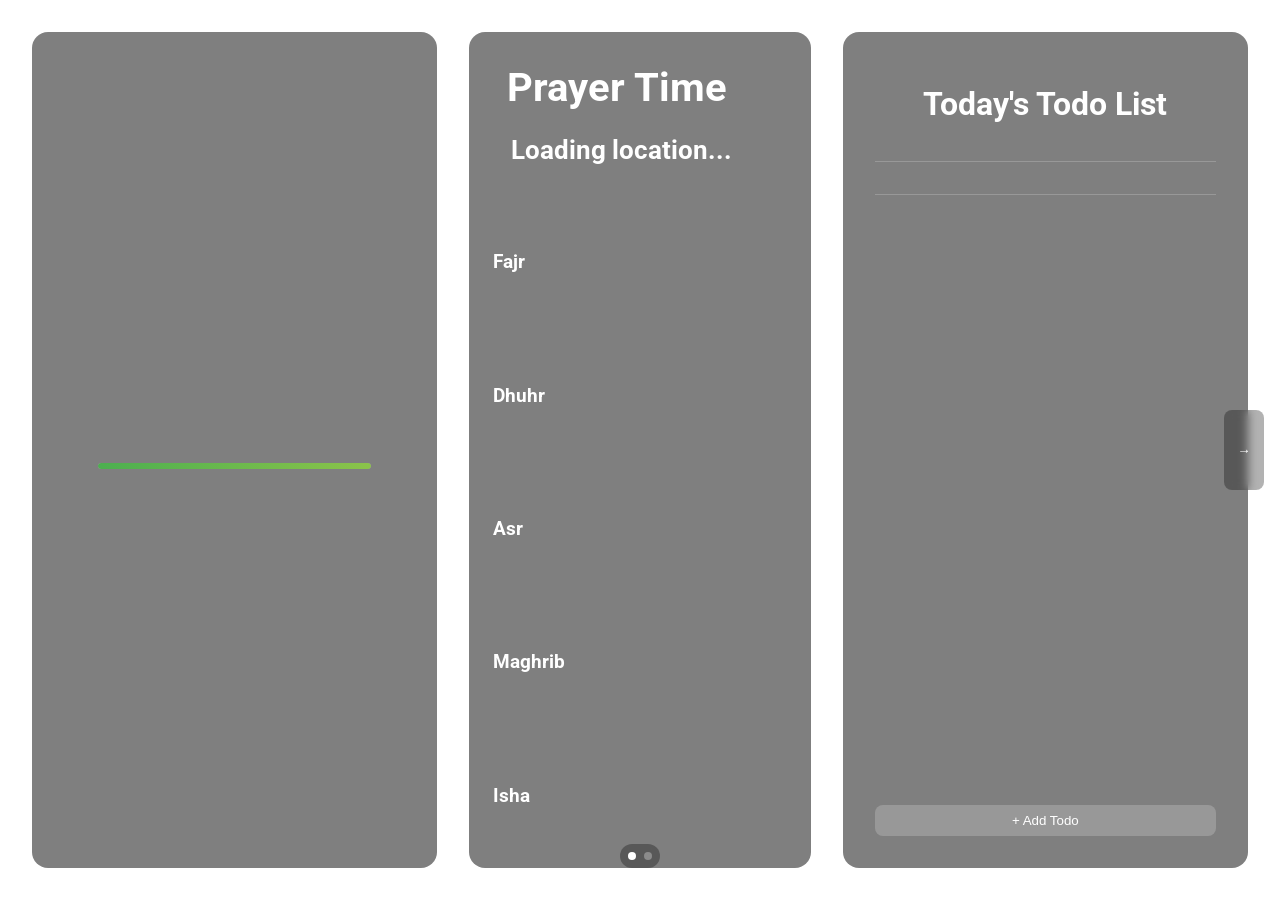
<file: index.html>
<!DOCTYPE html>
<html lang="en">
<head>
    <meta charset="UTF-8">
    <title>New Tab</title>
    <link rel="stylesheet" href="styles.css">
    <link rel="stylesheet" href="calendar-styles.css">
    <link href="https://fonts.googleapis.com/css2?family=Roboto:wght@400;700&display=swap" rel="stylesheet">
</head>
<body>
    <div class="pages-container">
        <!-- Page 1 -->
        <div class="page page-1">
            <div class="container">
                <div class="column clock-column">
                    <div id="current-time"></div>
                    <div id="prayer-countdown"></div>
                    <div class="countdown-progress">
                        <div class="progress-bar"></div>
                    </div>
                </div>

                <div class="column prayer-column">
                    <h1>Prayer Time</h1>
                    <h2 id="location" class="location-text" title="Click to update location">Loading location...</h2>
                    <table id="prayer-table">
                        <tr><td>Fajr</td><td id="fajr-time"></td></tr>
                        <tr><td>Dhuhr</td><td id="dhuhr-time"></td></tr>
                        <tr><td>Asr</td><td id="asr-time"></td></tr>
                        <tr><td>Maghrib</td><td id="maghrib-time"></td></tr>
                        <tr><td>Isha</td><td id="isha-time"></td></tr>
                    </table>
                </div>

                <div class="column todo-column">
                    <h1><center>Today's Todo List</center></h1>
                    <div id="proverb"></div>
                    <div id="todo-container"></div>
                    <button id="add-todo-button">+ Add Todo</button>
                </div>
            </div>
        </div>

        <!-- Page 2 -->
        <div class="page page-2">
            <div class="container">
                <div class="column calendar-container">
                    <div class="calendar-header">
                        <div class="calendar-title">Calendar</div>
                        <div class="calendar-nav">
                            <button id="prev-month">&lt;</button>
                            <span id="current-month">January 2024</span>
                            <button id="next-month">&gt;</button>
                            <button id="jump-date">Jump to Date</button>
                        </div>
                    </div>
                    <div class="calendar-grid">
                        <div class="weekday-header">Sun</div>
                        <div class="weekday-header">Mon</div>
                        <div class="weekday-header">Tue</div>
                        <div class="weekday-header">Wed</div>
                        <div class="weekday-header">Thu</div>
                        <div class="weekday-header">Fri</div>
                        <div class="weekday-header">Sat</div>
                        <!-- Calendar days will be inserted here by JavaScript -->
                    </div>
                </div>

                <div class="column journal-container">
                    <div class="journal-header">
                        <div class="journal-date">Journal Entry - Today</div>
                        <div class="journal-last-modified"></div>
                    </div>
                    <div class="journal-content">
                        <textarea class="journal-textarea" placeholder="Write your thoughts here..."></textarea>
                    </div>
                    <div class="journal-stats"></div>
                </div>
            </div>
        </div>
    </div>

    <!-- Navigation Elements -->
    <button class="page-arrow right" id="next-page">→</button>
    <button class="page-arrow left" id="prev-page">←</button>
    
    <div class="page-nav">
        <div class="page-dot active" data-page="1"></div>
        <div class="page-dot" data-page="2"></div>
    </div>

    <!-- Jump Date Modal -->
    <div class="modal-overlay" id="modal-overlay"></div>
    <div class="jump-date-modal" id="jump-date-modal">
        <h3>Jump to Date</h3>
        <input type="date" class="jump-date-input" id="jump-date-input">
        <button class="calendar-nav" id="jump-date-button">Go</button>
        <button class="calendar-nav" id="close-modal">Cancel</button>
    </div>

    <div id="donation-container"></div>

    <script src="script.js"></script>
    <script src="calendar.js"></script>
</body>
</html>
</file>
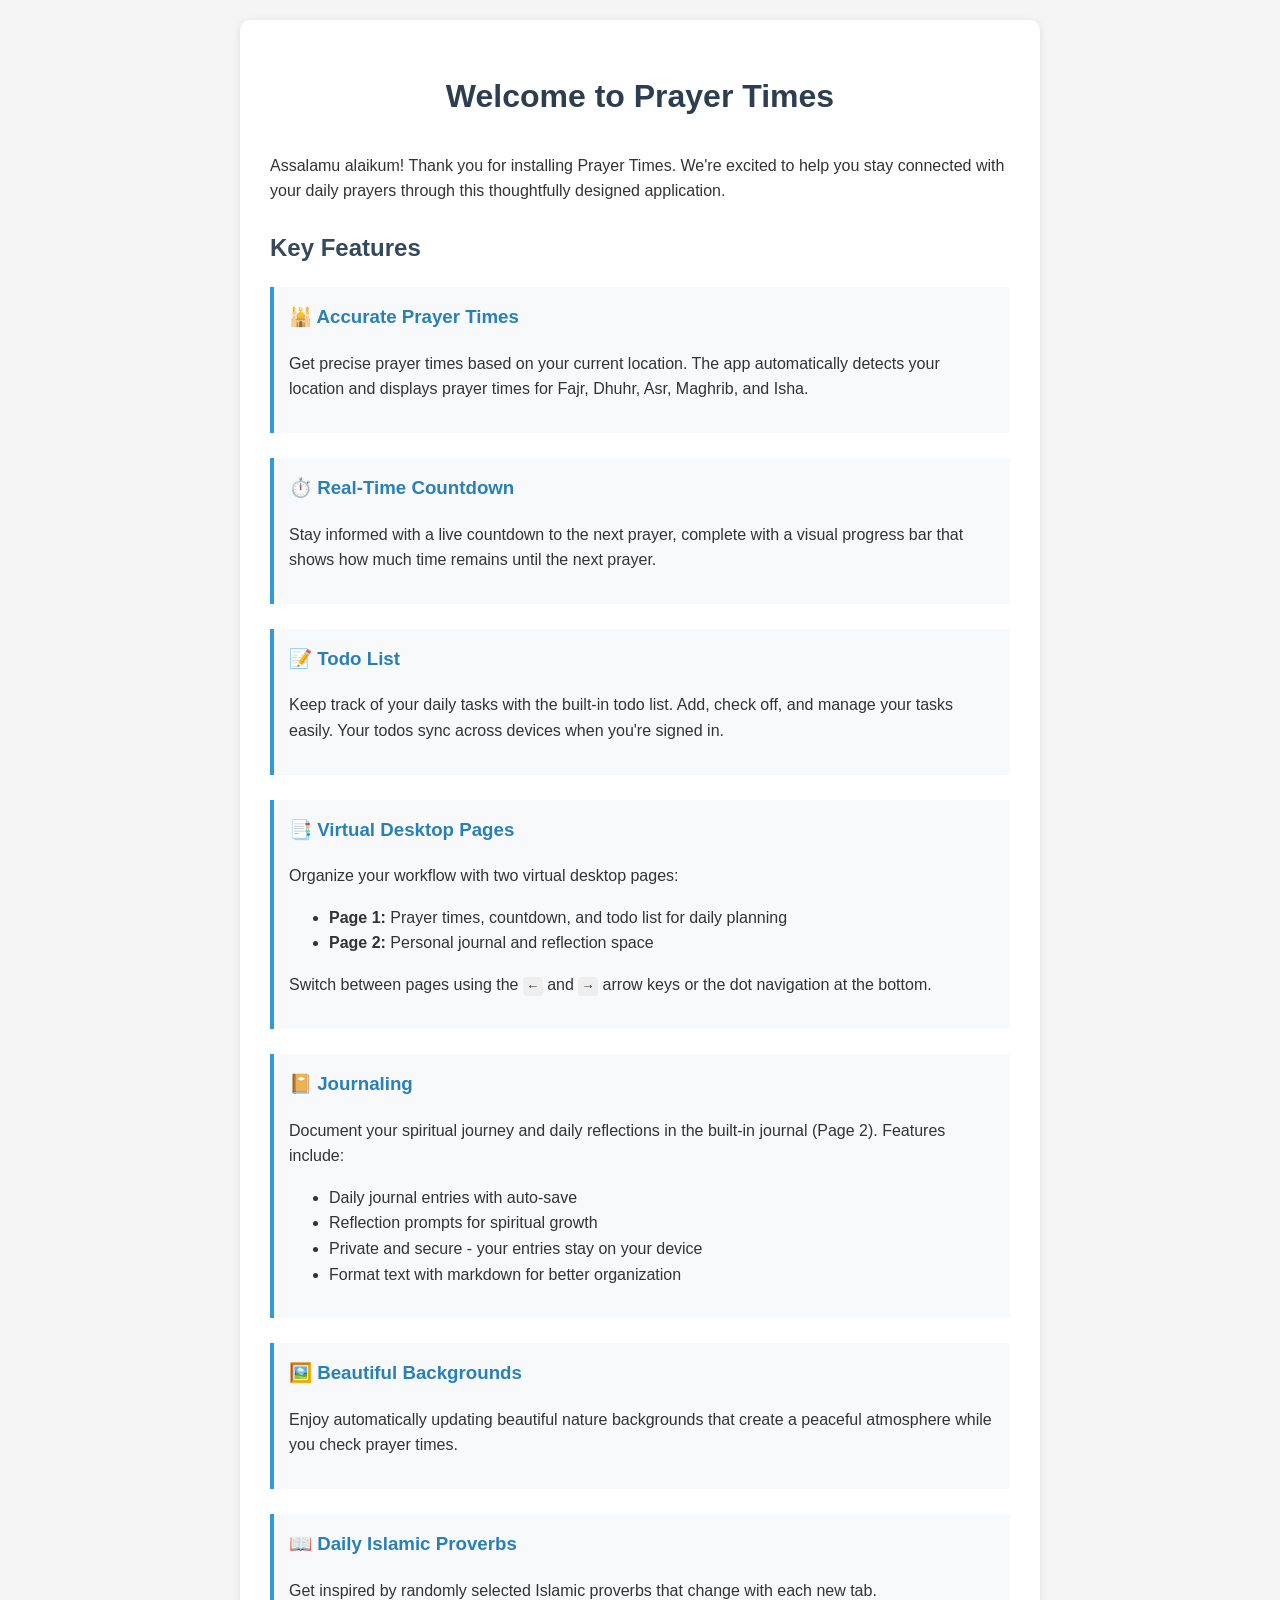
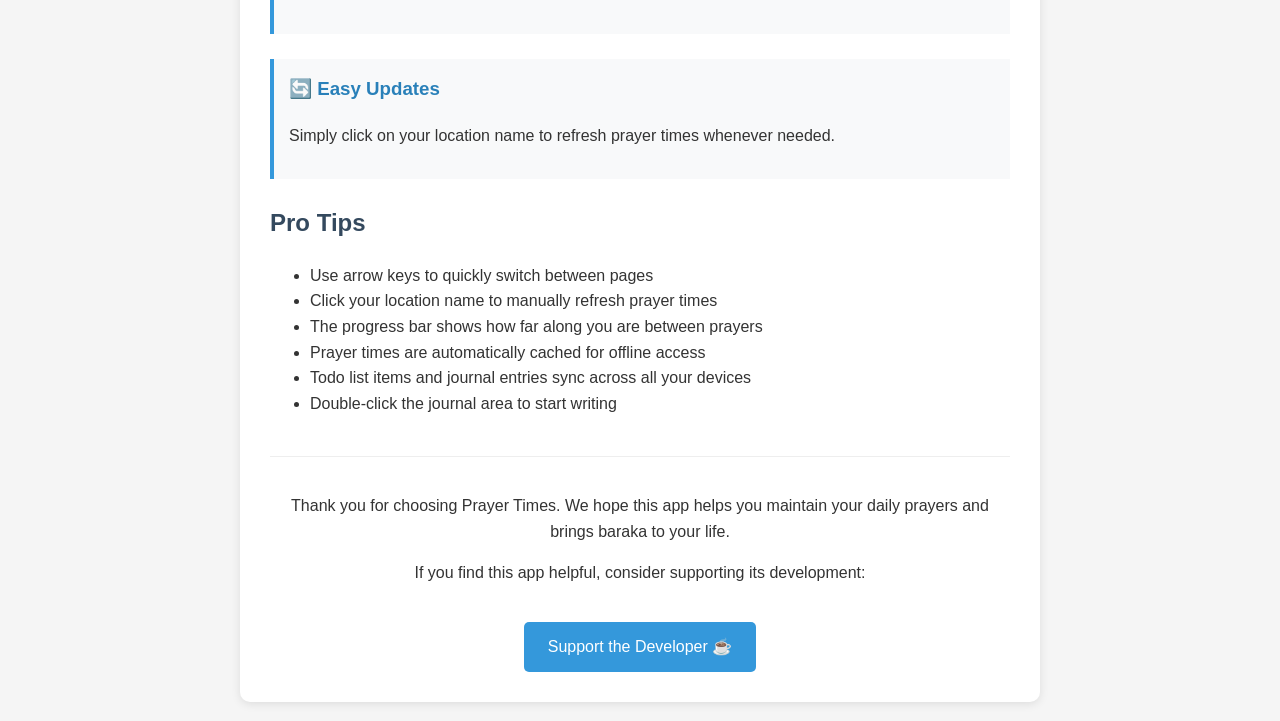
<file: welcome.html>
<!DOCTYPE html>
<html lang="en">
<head>
    <meta charset="UTF-8">
    <meta name="viewport" content="width=device-width, initial-scale=1.0">
    <title>Welcome to Prayer Times</title>
    <style>
        body {
            font-family: 'Segoe UI', Tahoma, Geneva, Verdana, sans-serif;
            line-height: 1.6;
            max-width: 800px;
            margin: 0 auto;
            padding: 20px;
            background-color: #f5f5f5;
            color: #333;
        }
        .container {
            background-color: white;
            border-radius: 10px;
            padding: 30px;
            box-shadow: 0 2px 10px rgba(0, 0, 0, 0.1);
        }
        h1 {
            color: #2c3e50;
            text-align: center;
            margin-bottom: 30px;
        }
        h2 {
            color: #34495e;
            margin-top: 25px;
        }
        .feature {
            margin-bottom: 25px;
            padding: 15px;
            border-left: 4px solid #3498db;
            background-color: #f8f9fa;
        }
        .feature h3 {
            color: #2980b9;
            margin-top: 0;
        }
        .support-link {
            display: inline-block;
            margin-top: 20px;
            padding: 12px 24px;
            background-color: #3498db;
            color: white;
            text-decoration: none;
            border-radius: 5px;
            transition: background-color 0.3s;
        }
        .support-link:hover {
            background-color: #2980b9;
        }
        .footer {
            text-align: center;
            margin-top: 40px;
            padding-top: 20px;
            border-top: 1px solid #eee;
        }
        .keyboard-shortcut {
            background-color: #eee;
            padding: 2px 6px;
            border-radius: 3px;
            font-family: monospace;
        }
    </style>
</head>
<body>
    <div class="container">
        <h1>Welcome to Prayer Times</h1>
        
        <p>Assalamu alaikum! Thank you for installing Prayer Times. We're excited to help you stay connected with your daily prayers through this thoughtfully designed application.</p>

        <h2>Key Features</h2>

        <div class="feature">
            <h3>🕌 Accurate Prayer Times</h3>
            <p>Get precise prayer times based on your current location. The app automatically detects your location and displays prayer times for Fajr, Dhuhr, Asr, Maghrib, and Isha.</p>
        </div>

        <div class="feature">
            <h3>⏱️ Real-Time Countdown</h3>
            <p>Stay informed with a live countdown to the next prayer, complete with a visual progress bar that shows how much time remains until the next prayer.</p>
        </div>

        <div class="feature">
            <h3>📝 Todo List</h3>
            <p>Keep track of your daily tasks with the built-in todo list. Add, check off, and manage your tasks easily. Your todos sync across devices when you're signed in.</p>
        </div>

        <div class="feature">
            <h3>📑 Virtual Desktop Pages</h3>
            <p>Organize your workflow with two virtual desktop pages:</p>
            <ul>
                <li><strong>Page 1:</strong> Prayer times, countdown, and todo list for daily planning</li>
                <li><strong>Page 2:</strong> Personal journal and reflection space</li>
            </ul>
            <p>Switch between pages using the <span class="keyboard-shortcut">←</span> and <span class="keyboard-shortcut">→</span> arrow keys or the dot navigation at the bottom.</p>
        </div>

        <div class="feature">
            <h3>📔 Journaling</h3>
            <p>Document your spiritual journey and daily reflections in the built-in journal (Page 2). Features include:</p>
            <ul>
                <li>Daily journal entries with auto-save</li>
                <li>Reflection prompts for spiritual growth</li>
                <li>Private and secure - your entries stay on your device</li>
                <li>Format text with markdown for better organization</li>
            </ul>
        </div>

        <div class="feature">
            <h3>🖼️ Beautiful Backgrounds</h3>
            <p>Enjoy automatically updating beautiful nature backgrounds that create a peaceful atmosphere while you check prayer times.</p>
        </div>

        <div class="feature">
            <h3>📖 Daily Islamic Proverbs</h3>
            <p>Get inspired by randomly selected Islamic proverbs that change with each new tab.</p>
        </div>

        <div class="feature">
            <h3>🔄 Easy Updates</h3>
            <p>Simply click on your location name to refresh prayer times whenever needed.</p>
        </div>

        <h2>Pro Tips</h2>
        <ul>
            <li>Use arrow keys to quickly switch between pages</li>
            <li>Click your location name to manually refresh prayer times</li>
            <li>The progress bar shows how far along you are between prayers</li>
            <li>Prayer times are automatically cached for offline access</li>
            <li>Todo list items and journal entries sync across all your devices</li>
            <li>Double-click the journal area to start writing</li>
        </ul>

        <div class="footer">
            <p>Thank you for choosing Prayer Times. We hope this app helps you maintain your daily prayers and brings baraka to your life.</p>
            <p>If you find this app helpful, consider supporting its development:</p>
            <a href="https://buymeacoffee.com/suluhadi" target="_blank" class="support-link">Support the Developer ☕</a>
        </div>
    </div>
</body>
</html>
</file>
<file: styles.css>
body {
    margin: 0;
    padding: 0;
    font-family: 'Roboto', sans-serif;
    color: white;
    height: 100vh;
    background-size: cover;
    background-position: center;
    background-repeat: no-repeat;
    background-attachment: fixed;
    display: flex;
    justify-content: center;
    align-items: center;
    position: relative;
}

.container {
    display: flex;
    width: 90%;
    height: 80vh;
    gap: 2rem;
    padding: 2rem;
}

/* Common column styles */
.column {
    flex: 1;
    background: rgba(0, 0, 0, 0.5);
    backdrop-filter: blur(10px);
    padding: 2rem;
    border-radius: 1rem;
    display: flex;
    flex-direction: column;
    height: 100%;
    box-sizing: border-box;
}

/* Clock Column Styles */
.clock-column {
    justify-content: center;
    align-items: center;
}

#current-time {
    font-size: 8rem;
    font-weight: bold;
    margin-bottom: 1rem;
}

#prayer-countdown {
    font-size: 2rem;
    text-align: center;
}

.countdown-progress {
    width: 80%;
    height: 6px;
    background: rgba(255, 255, 255, 0.2);
    border-radius: 3px;
    margin-top: 1rem;
    overflow: hidden;
}

.progress-bar {
    width: 100%;
    height: 100%;
    background: linear-gradient(90deg, #4CAF50, #8BC34A);
    border-radius: 3px;
    transition: transform 1s linear;
    transform-origin: left;
}

/* Prayer Column Styles */
.prayer-column {
    display: flex;
    flex-direction: column;
    align-items: center;
    padding: 0;
    height: 100%;
    justify-content: flex-start;
}

.prayer-column h1 {
    font-size: 2.5rem;
    margin: 0;
    text-align: center;
    cursor: pointer;
    transition: opacity 0.3s ease;
    display: flex;
    align-items: center;
    justify-content: center;
    gap: 5px;
    padding: 2rem 0 1rem;
    width: 100%;
}

.prayer-column h1::after {
    content: '🗓';
    opacity: 0;
    transition: opacity 0.3s ease, transform 0.3s ease;
    transform: translateX(-5px);
}

.prayer-column h1:hover::after {
    opacity: 0.7;
    transform: translateX(0);
}

#location {
    font-size: 1.6rem;
    margin: 0;
    text-align: center;
    cursor: pointer;
    transition: opacity 0.3s ease;
    display: flex;
    align-items: center;
    justify-content: center;
    gap: 5px;
    padding: 0.5rem 0 1.5rem;
    width: 100%;
}

#location::after {
    content: "📍";
    opacity: 0;
    transition: opacity 0.3s ease, transform 0.3s ease;
    transform: translateX(-5px);
}

#location:hover::after {
    opacity: 0.7;
    transform: translateX(0);
}

/* Prayer Table Styles */
#prayer-table {
    width: 100%;
    margin: 0;
    border-spacing: 0 0.8rem;
    flex: 1;
    display: table;
    height: calc(100% - 8rem); /* Account for header and location height */
}

#prayer-table tr {
    transition: background-color 0.2s ease;
    height: 3.5rem;
}

#prayer-table tr:hover {
    background-color: rgba(255, 255, 255, 0.15);
    cursor: default;
}

#prayer-table td {
    padding: 0.8rem 1.5rem;
    font-size: 1.2rem;
    color: white;
    vertical-align: middle;
}

#prayer-table td:first-child {
    font-weight: bold;
    text-align: left;
    border-radius: 0.5rem 0 0 0.5rem;
    width: 40%;
}

#prayer-table td:last-child {
    text-align: right;
    border-radius: 0 0.5rem 0.5rem 0;
    width: 60%;
}

/* Prayer Status Styles */
.prayer-passed { color: rgba(255, 255, 255, 0.5); }
.prayer-next { color: #4CAF50; }
.prayer-upcoming { color: white; }

.prayer-active td {
    background: linear-gradient(90deg, #4CAF50, #8BC34A);
    -webkit-background-clip: text;
    background-clip: text;
    color: transparent !important;
    font-weight: bold !important;
}

.prayer-active:hover {
    background-color: rgba(255, 255, 255, 0.1) !important;
}

/* Todo Column Styles */
.todo-column {
    position: relative;
    display: flex;
    flex-direction: column;
}

#proverb {
    font-style: italic;
    text-align: center;
    margin: 1rem 0 2rem 0;
    padding: 1rem;
    border-top: 1px solid rgba(255, 255, 255, 0.2);
    border-bottom: 1px solid rgba(255, 255, 255, 0.2);
}

#todo-container {
    flex: 1;
    overflow-y: auto;
    padding-right: 0.5rem;
    margin-bottom: 1rem;
}

.todo-item {
    display: flex;
    align-items: center;
    gap: 0.5rem;
    margin-bottom: 0.5rem;
    padding: 0.5rem;
    border-radius: 0.25rem;
    background: rgba(255, 255, 255, 0.1);
}

.todo-item input[type="text"] {
    flex: 1;
    background: transparent;
    border: none;
    color: white;
    font-size: 0.9rem;
    padding: 0.25rem;
}

.todo-item input[type="text"]:focus {
    outline: none;
    background: rgba(255, 255, 255, 0.1);
    border-radius: 0.25rem;
}

.todo-item input[type="checkbox"] {
    cursor: pointer;
}

.todo-item.deleting {
    display: none;
}

.todo-item input[type="checkbox"]:checked + input[type="text"] {
    text-decoration: line-through;
    opacity: 0.7;
}

.todo-item input[type="text"]::placeholder {
    color: rgba(255, 255, 255, 0.5);
}

.delete-todo {
    background: transparent;
    border: none;
    color: rgba(255, 255, 255, 0.7);
    font-size: 1.2rem;
    cursor: pointer;
    padding: 0 0.5rem;
    transition: color 0.3s ease;
}

.delete-todo:hover {
    color: white;
}

#add-todo-button {
    background: rgba(255, 255, 255, 0.2);
    border: none;
    color: white;
    padding: 0.5rem;
    border-radius: 0.5rem;
    cursor: pointer;
    margin-top: 1rem;
    transition: background-color 0.2s ease;
}

#add-todo-button:hover {
    background: rgba(255, 255, 255, 0.3);
}

/* Scrollbar Styles */
#todo-container::-webkit-scrollbar {
    width: 8px;
}

#todo-container::-webkit-scrollbar-track {
    background: rgba(255, 255, 255, 0.1);
    border-radius: 4px;
}

#todo-container::-webkit-scrollbar-thumb {
    background: rgba(255, 255, 255, 0.3);
    border-radius: 4px;
}

#todo-container::-webkit-scrollbar-thumb:hover {
    background: rgba(255, 255, 255, 0.4);
}

/* Fixed Position Elements */
#location-refresh {
    position: fixed;
    bottom: 1rem;
    left: 1rem;
    cursor: pointer;
    font-size: 0.9rem;
    padding: 0.5rem 1rem;
    background: rgba(255, 255, 255, 0.1);
    border-radius: 0.5rem;
}

#donation-container {
    position: fixed;
    bottom: 1rem;
    right: 1rem;
}

.donation-button {
    background: #FFDD00;
    color: #000;
    padding: 0.8rem 1.5rem;
    border-radius: 2rem;
    text-decoration: none;
    font-weight: bold;
    transition: transform 0.2s;
}

.donation-button:hover {
    transform: scale(1.05);
}
</file>
<file: calendar-styles.css>
/* Calendar Container */
.calendar-container {
    background: rgba(0, 0, 0, 0.5);
    backdrop-filter: blur(10px);
    padding: 1.5rem;
    border-radius: 1rem;
    display: flex;
    flex-direction: column;
    width: 100%;
    max-height: 90vh;
}

.calendar-header {
    display: flex;
    justify-content: space-between;
    align-items: center;
    margin-bottom: 1rem;
}

.calendar-title {
    font-size: 1.2rem;
    font-weight: bold;
}

.calendar-nav {
    display: flex;
    gap: 0.5rem;
    align-items: center;
}

.calendar-nav button {
    background: rgba(255, 255, 255, 0.2);
    border: none;
    color: white;
    padding: 0.3rem 0.6rem;
    border-radius: 0.5rem;
    cursor: pointer;
    transition: background-color 0.2s ease;
    font-size: 0.9rem;
}

.calendar-nav button:hover {
    background: rgba(255, 255, 255, 0.3);
}

.calendar-grid {
    display: grid;
    grid-template-columns: repeat(7, 1fr);
    gap: 0.3rem;
    flex: 1;
    align-content: start;
}

.calendar-day {
    aspect-ratio: 1;
    display: flex;
    align-items: center;
    justify-content: center;
    background: rgba(255, 255, 255, 0.1);
    border-radius: 0.3rem;
    cursor: pointer;
    transition: all 0.2s ease;
    font-size: 0.8rem;
    padding: 0.3rem;
}

.calendar-day:hover {
    background: rgba(255, 255, 255, 0.2);
}

.calendar-day.today {
    background: rgba(76, 175, 80, 0.3);
}

.calendar-day.selected {
    background: rgba(33, 150, 243, 0.3);
}

.calendar-day.other-month {
    opacity: 0.5;
}

.weekday-header {
    text-align: center;
    padding: 0.3rem;
    font-weight: bold;
    color: rgba(255, 255, 255, 0.7);
    font-size: 0.8rem;
}

/* Journal Container */
.journal-container {
    background: rgba(0, 0, 0, 0.5);
    backdrop-filter: blur(10px);
    padding: 1.5rem;
    border-radius: 1rem;
    display: flex;
    flex-direction: column;
    width: 100%;
    flex: 1;
}

.journal-header {
    display: flex;
    justify-content: space-between;
    align-items: center;
    margin-bottom: 1rem;
}

.journal-date {
    font-size: 1.2rem;
    font-weight: bold;
}

.journal-content {
    flex: 1;
    display: flex;
    flex-direction: column;
}

.journal-textarea {
    flex: 1;
    background: rgba(255, 255, 255, 0.1);
    border: none;
    border-radius: 0.5rem;
    color: white;
    padding: 1rem;
    font-size: 1rem;
    resize: none;
    margin-top: 1rem;
}

.journal-textarea:focus {
    outline: none;
    background: rgba(255, 255, 255, 0.15);
}

/* Page Navigation */
.page-nav {
    position: fixed;
    bottom: 2rem;
    left: 50%;
    transform: translateX(-50%);
    display: flex;
    gap: 0.5rem;
    background: rgba(0, 0, 0, 0.3);
    padding: 0.5rem;
    border-radius: 1rem;
    backdrop-filter: blur(5px);
}

.page-dot {
    width: 8px;
    height: 8px;
    border-radius: 50%;
    background: rgba(255, 255, 255, 0.3);
    cursor: pointer;
    transition: background-color 0.2s ease;
}

.page-dot.active {
    background: white;
}

/* Page Navigation Arrows */
.page-arrow {
    position: fixed;
    top: 50%;
    transform: translateY(-50%);
    background: rgba(0, 0, 0, 0.3);
    color: white;
    border: none;
    width: 40px;
    height: 80px;
    display: flex;
    align-items: center;
    justify-content: center;
    cursor: pointer;
    backdrop-filter: blur(5px);
    transition: all 0.2s ease;
    border-radius: 0.5rem;
}

.page-arrow:hover {
    background: rgba(0, 0, 0, 0.5);
}

.page-arrow.left {
    left: 1rem;
}

.page-arrow.right {
    right: 1rem;
}

/* Page Container */
.pages-container {
    position: relative;
    width: 100%;
    height: 100vh;
    overflow: hidden;
    background: transparent;
}

.page {
    position: absolute;
    top: 0;
    left: 0;
    width: 100%;
    height: 100%;
    transition: transform 0.5s ease, visibility 0.5s ease;
    background: transparent;
    visibility: visible;
    pointer-events: auto;
}

.page.page-1 {
    transform: translateX(0);
}

.page.page-2 {
    transform: translateX(100%);
    visibility: hidden;
    pointer-events: none;
}

.page.slide-left {
    transform: translateX(-100%);
    visibility: hidden;
    pointer-events: none;
}

.page.slide-right {
    transform: translateX(0);
    visibility: visible;
    pointer-events: auto;
}

/* When page 1 is slid left, make page 2 visible */
.page.page-1.slide-left + .page.page-2 {
    transform: translateX(0);
    visibility: visible;
    pointer-events: auto;
}

/* Container Layout */
.page .container {
    height: 100%;
    width: 100%;
    padding: 2rem;
    box-sizing: border-box;
    z-index: 1;
    background: transparent;
}

/* Specific styles for page 2 */
.page-2 .container {
    display: flex;
    flex-direction: row;
    gap: 2rem;
    height: 100%;
    padding: 2rem;
    box-sizing: border-box;
    max-width: 1400px;
    margin: 0 auto;
    background: transparent;
}

/* Jump Date Modal */
.jump-date-modal {
    position: fixed;
    top: 50%;
    left: 50%;
    transform: translate(-50%, -50%);
    background: rgba(0, 0, 0, 0.9);
    padding: 2rem;
    border-radius: 1rem;
    backdrop-filter: blur(10px);
    z-index: 1000;
    display: none;
}

.jump-date-modal.active {
    display: block;
}

.jump-date-input {
    background: rgba(255, 255, 255, 0.1);
    border: none;
    color: white;
    padding: 0.5rem;
    border-radius: 0.5rem;
    margin-right: 1rem;
}

.modal-overlay {
    position: fixed;
    top: 0;
    left: 0;
    right: 0;
    bottom: 0;
    background: rgba(0, 0, 0, 0.5);
    backdrop-filter: blur(3px);
    z-index: 999;
    display: none;
}

.modal-overlay.active {
    display: block;
}

.journal-last-modified {
    font-size: 0.8rem;
    color: rgba(255, 255, 255, 0.6);
    margin-top: 0.5rem;
    display: none;
}

.journal-stats {
    font-size: 0.8rem;
    color: rgba(255, 255, 255, 0.6);
    margin-top: 1rem;
    text-align: center;
    padding-top: 1rem;
    border-top: 1px solid rgba(255, 255, 255, 0.1);
    display: block;
    min-height: 1.5rem;
}

body {
    margin: 0;
    padding: 0;
    font-family: 'Roboto', sans-serif;
    color: white;
    height: 100vh;
    background-size: cover;
    background-position: center;
    background-repeat: no-repeat;
    background-attachment: fixed;
    display: flex;
    justify-content: center;
    align-items: center;
    position: relative;
}
</file>
